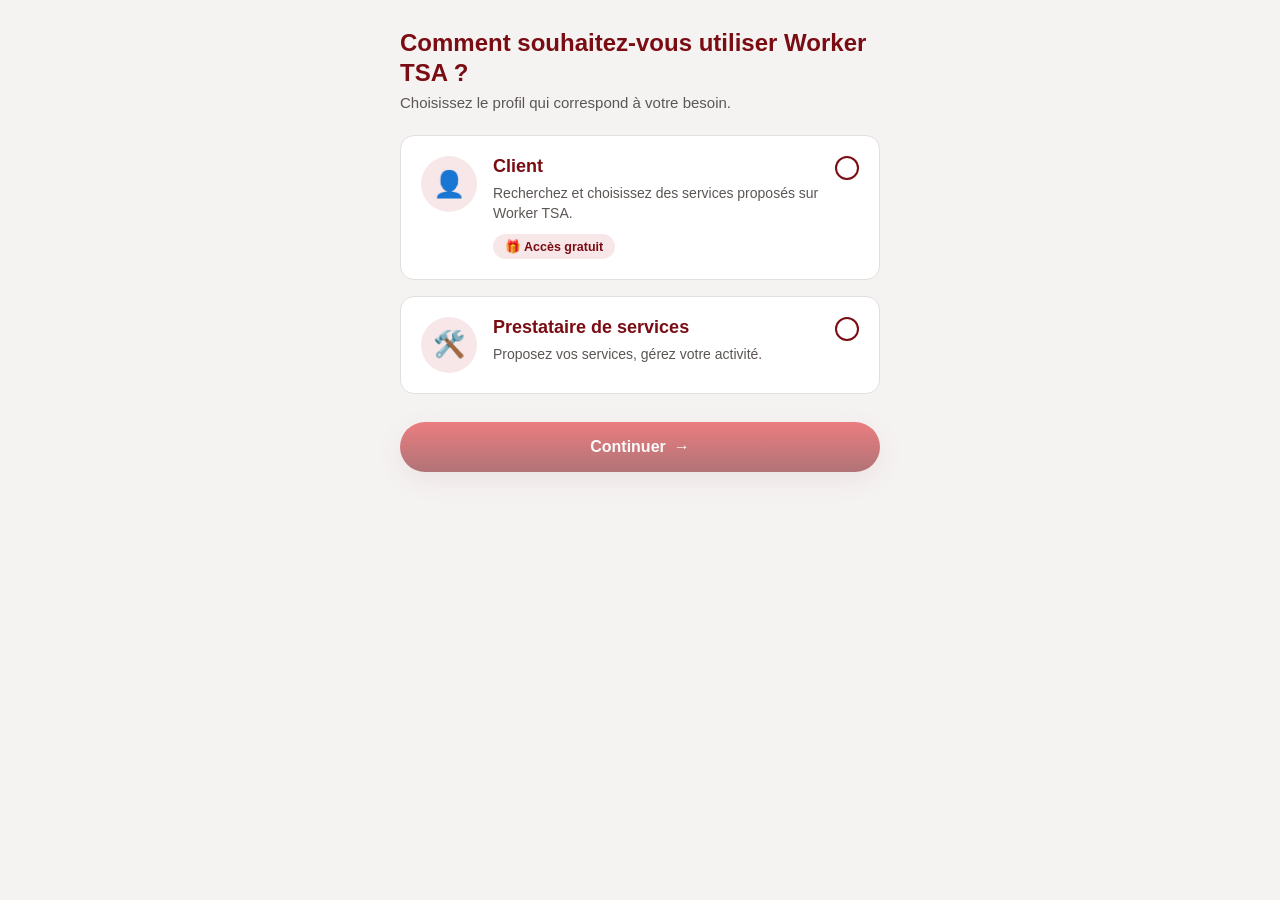
<file: page3-choix-profil.html>
<!DOCTYPE html>
<html lang="fr">
<head>
<meta charset="UTF-8">
<meta name="viewport" content="width=device-width, initial-scale=1.0, maximum-scale=1.0, user-scalable=no">
<title>Worker TSA — Choisir un profil</title>
<link rel="stylesheet" href="style.css">
</head>
<body>

<div class="page">
  <div class="page-header">
    <h1>Comment souhaitez-vous utiliser Worker TSA ?</h1>
    <p>Choisissez le profil qui correspond à votre besoin.</p>
  </div>

  <div class="profile-options" role="radiogroup" aria-label="Choix du profil">

    <div class="profile-card" data-profile="client" tabindex="0">
      <input type="radio" name="profile" value="client" id="profileClient">
      <div class="profile-icon">👤</div>
      <div class="profile-body">
        <h3>Client</h3>
        <p>Recherchez et choisissez des services proposés sur Worker TSA.</p>
        <span class="badge-free">🎁 Accès gratuit</span>
      </div>
      <span class="radio-dot"></span>
    </div>

    <div class="profile-card" data-profile="prestataire" tabindex="0">
      <input type="radio" name="profile" value="prestataire" id="profilePrestataire">
      <div class="profile-icon">🛠️</div>
      <div class="profile-body">
        <h3>Prestataire de services</h3>
        <p>Proposez vos services, gérez votre activité.</p>
      </div>
      <span class="radio-dot"></span>
    </div>

  </div>

  <button type="button" class="btn-primary" id="continueProfileBtn" disabled style="width:100%;">
    Continuer <span class="arrow">→</span>
  </button>
</div>

<script src="main.js"></script>
</body>
</html>
</file>
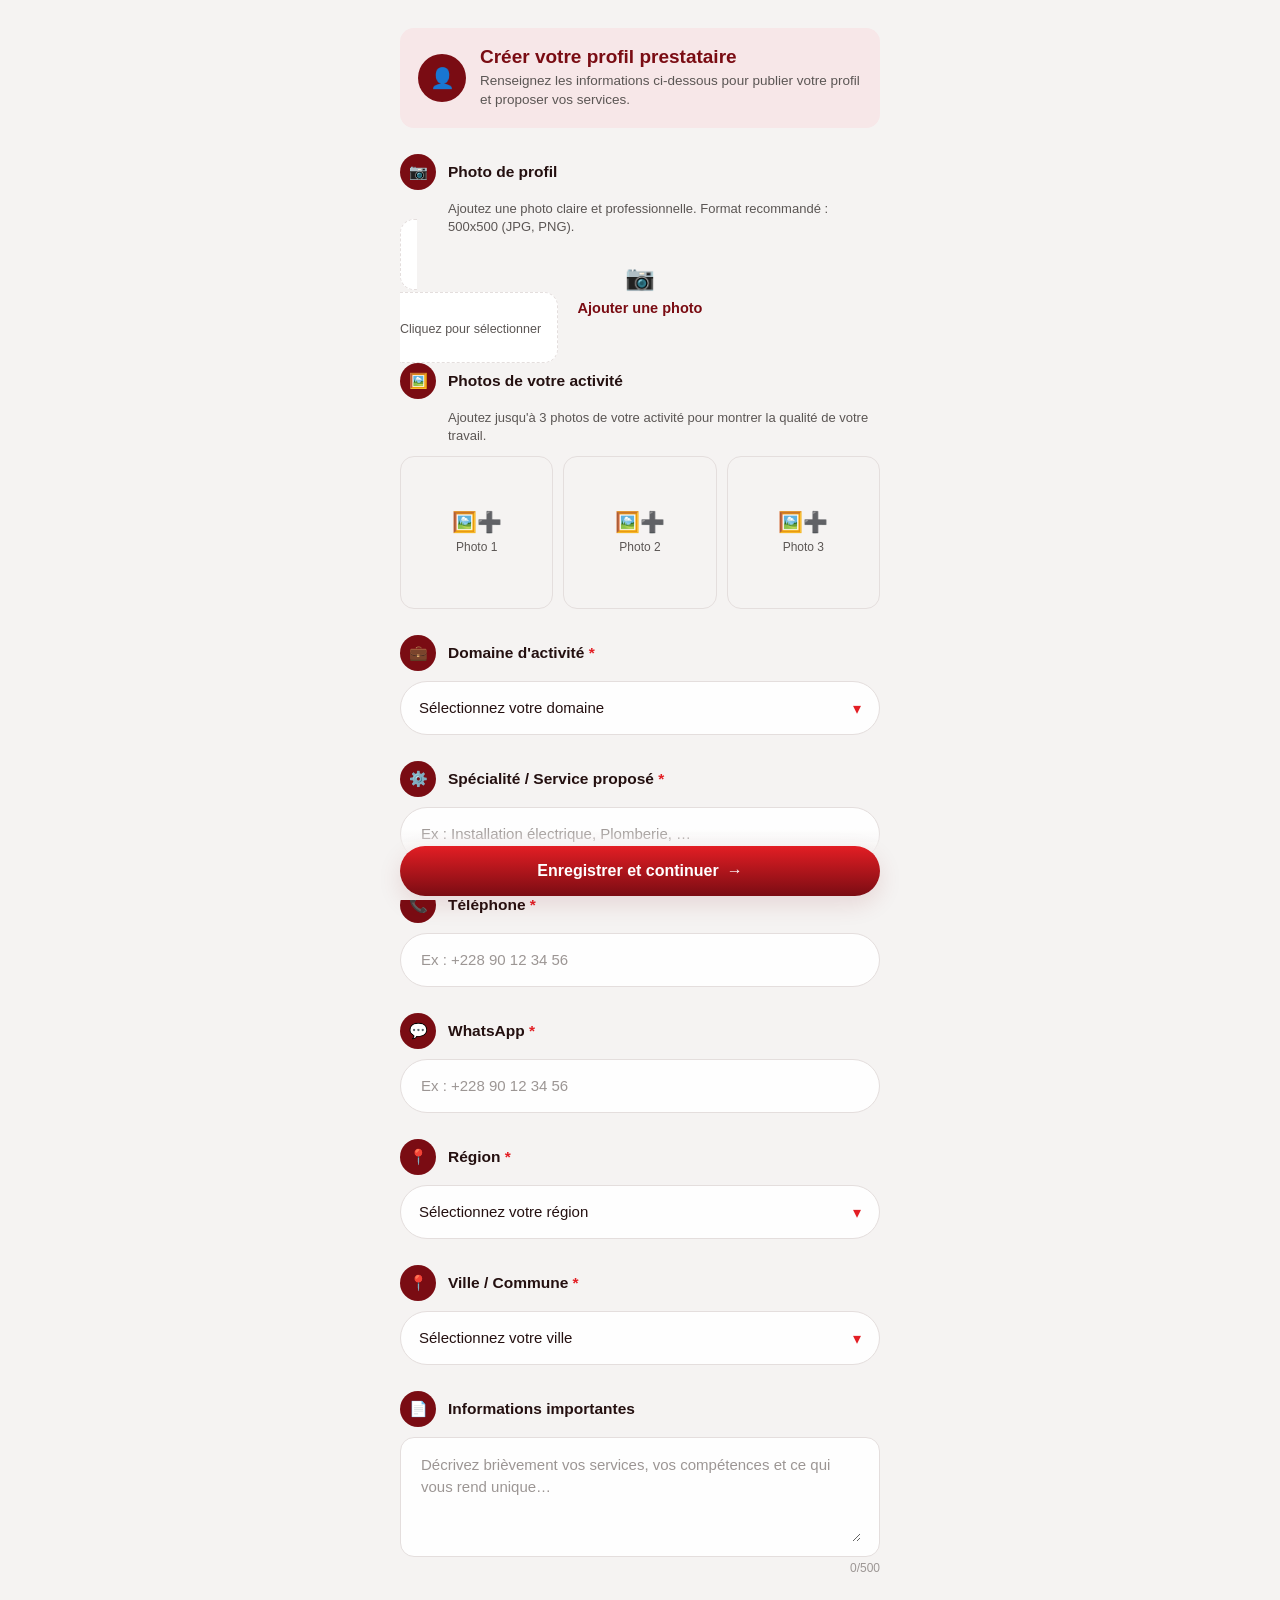
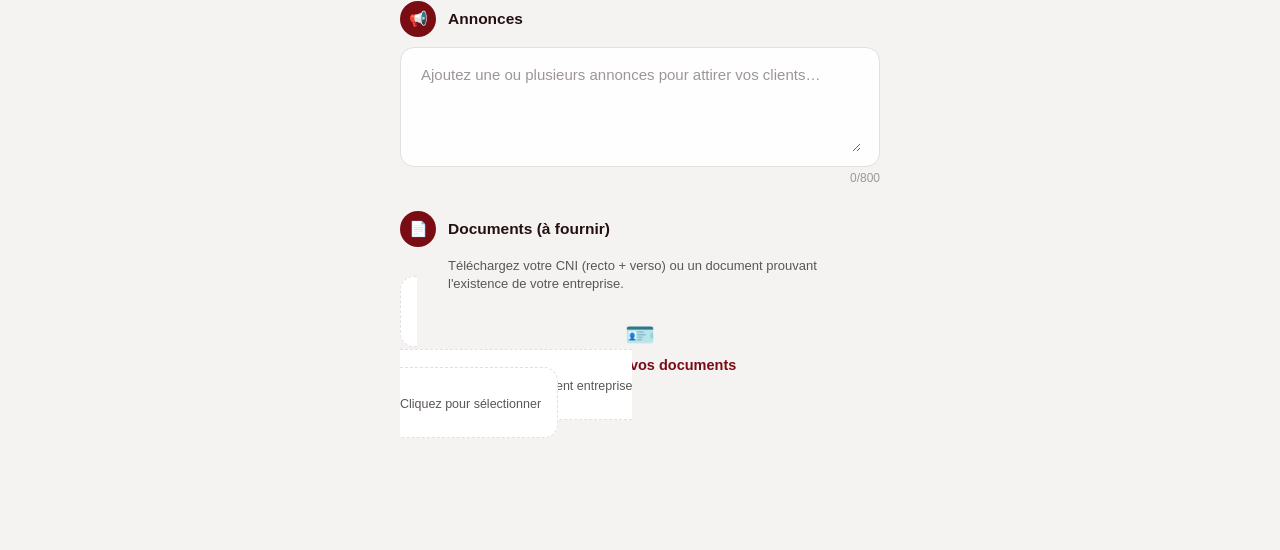
<file: page4-profil-prestataire.html>
<!DOCTYPE html>
<html lang="fr">
<head>
<meta charset="UTF-8">
<meta name="viewport" content="width=device-width, initial-scale=1.0, maximum-scale=1.0, user-scalable=no">
<title>Worker TSA — Créer votre profil prestataire</title>
<link rel="stylesheet" href="style.css">
</head>
<body>

<div class="page">

  <div class="form-intro">
    <div class="form-intro-icon">👤</div>
    <div>
      <h2>Créer votre profil prestataire</h2>
      <p>Renseignez les informations ci-dessous pour publier votre profil et proposer vos services.</p>
    </div>
  </div>

  <form id="prestataireForm" novalidate>

    <!-- Photo de profil -->
    <div class="form-section">
      <div class="form-section-label">
        <span class="form-section-icon">📷</span>
        <h4>Photo de profil</h4>
      </div>
      <p class="form-section-hint">Ajoutez une photo claire et professionnelle. Format recommandé : 500x500 (JPG, PNG).</p>
      <label class="upload-box" data-upload for="photoProfil">
        <div class="upload-icon">📷</div>
        <strong>Ajouter une photo</strong>
        <small>Cliquez pour sélectionner</small>
        <input type="file" id="photoProfil" name="photoProfil" accept="image/*" hidden>
      </label>
    </div>

    <!-- Photos d'activité -->
    <div class="form-section">
      <div class="form-section-label">
        <span class="form-section-icon">🖼️</span>
        <h4>Photos de votre activité</h4>
      </div>
      <p class="form-section-hint">Ajoutez jusqu'à 3 photos de votre activité pour montrer la qualité de votre travail.</p>
      <div class="photo-grid">
        <label class="photo-slot" data-upload for="photoActivite1">
          <span class="plus-icon">🖼️➕</span>
          <span>Photo 1</span>
          <input type="file" id="photoActivite1" name="photoActivite1" accept="image/*" hidden>
        </label>
        <label class="photo-slot" data-upload for="photoActivite2">
          <span class="plus-icon">🖼️➕</span>
          <span>Photo 2</span>
          <input type="file" id="photoActivite2" name="photoActivite2" accept="image/*" hidden>
        </label>
        <label class="photo-slot" data-upload for="photoActivite3">
          <span class="plus-icon">🖼️➕</span>
          <span>Photo 3</span>
          <input type="file" id="photoActivite3" name="photoActivite3" accept="image/*" hidden>
        </label>
      </div>
    </div>

    <!-- Domaine d'activité -->
    <div class="form-section">
      <div class="form-section-label">
        <span class="form-section-icon">💼</span>
        <h4>Domaine d'activité <span class="req">*</span></h4>
      </div>
      <div class="field field-select">
        <select id="domaineActivite" name="domaineActivite" required>
          <option value="" selected disabled>Sélectionnez votre domaine</option>
          <option value="batiment">Bâtiment &amp; Construction</option>
          <option value="electricite">Électricité</option>
          <option value="plomberie">Plomberie</option>
          <option value="menage">Ménage &amp; Entretien</option>
          <option value="beaute">Beauté &amp; Bien-être</option>
          <option value="informatique">Informatique &amp; Réparation</option>
          <option value="transport">Transport &amp; Livraison</option>
          <option value="autre">Autre</option>
        </select>
      </div>
    </div>

    <!-- Spécialité -->
    <div class="form-section">
      <div class="form-section-label">
        <span class="form-section-icon">⚙️</span>
        <h4>Spécialité / Service proposé <span class="req">*</span></h4>
      </div>
      <div class="field">
        <input type="text" id="specialite" name="specialite" placeholder="Ex : Installation électrique, Plomberie, …" required>
      </div>
    </div>

    <!-- Téléphone -->
    <div class="form-section">
      <div class="form-section-label">
        <span class="form-section-icon">📞</span>
        <h4>Téléphone <span class="req">*</span></h4>
      </div>
      <div class="field">
        <input type="tel" id="telephone" name="telephone" placeholder="Ex : +228 90 12 34 56" required>
      </div>
    </div>

    <!-- WhatsApp -->
    <div class="form-section">
      <div class="form-section-label">
        <span class="form-section-icon">💬</span>
        <h4>WhatsApp <span class="req">*</span></h4>
      </div>
      <div class="field">
        <input type="tel" id="whatsapp" name="whatsapp" placeholder="Ex : +228 90 12 34 56" required>
      </div>
    </div>

    <!-- Région -->
    <div class="form-section">
      <div class="form-section-label">
        <span class="form-section-icon">📍</span>
        <h4>Région <span class="req">*</span></h4>
      </div>
      <div class="field field-select">
        <select id="region" name="region" required>
          <option value="" selected disabled>Sélectionnez votre région</option>
          <option value="maritime">Maritime</option>
          <option value="plateaux">Plateaux</option>
          <option value="centrale">Centrale</option>
          <option value="kara">Kara</option>
          <option value="savanes">Savanes</option>
        </select>
      </div>
    </div>

    <!-- Ville / Commune -->
    <div class="form-section">
      <div class="form-section-label">
        <span class="form-section-icon">📍</span>
        <h4>Ville / Commune <span class="req">*</span></h4>
      </div>
      <div class="field field-select">
        <select id="ville" name="ville" required>
          <option value="" selected disabled>Sélectionnez votre ville</option>
          <option value="lome">Lomé</option>
          <option value="sokode">Sokodé</option>
          <option value="kara">Kara</option>
          <option value="kpalime">Kpalimé</option>
          <option value="atakpame">Atakpamé</option>
        </select>
      </div>
    </div>

    <!-- Informations importantes -->
    <div class="form-section">
      <div class="form-section-label">
        <span class="form-section-icon">📄</span>
        <h4>Informations importantes</h4>
      </div>
      <div class="field field-textarea">
        <textarea id="infosImportantes" name="infosImportantes" maxlength="500" placeholder="Décrivez brièvement vos services, vos compétences et ce qui vous rend unique…"></textarea>
      </div>
      <div class="char-count" data-count-for="infosImportantes">0/500</div>
    </div>

    <!-- Annonces -->
    <div class="form-section">
      <div class="form-section-label">
        <span class="form-section-icon">📢</span>
        <h4>Annonces</h4>
      </div>
      <div class="field field-textarea">
        <textarea id="annonces" name="annonces" maxlength="800" placeholder="Ajoutez une ou plusieurs annonces pour attirer vos clients…"></textarea>
      </div>
      <div class="char-count" data-count-for="annonces">0/800</div>
    </div>

    <!-- Documents -->
    <div class="form-section">
      <div class="form-section-label">
        <span class="form-section-icon">📄</span>
        <h4>Documents (à fournir)</h4>
      </div>
      <p class="form-section-hint">Téléchargez votre CNI (recto + verso) ou un document prouvant l'existence de votre entreprise.</p>
      <label class="upload-box" data-upload for="documents">
        <div class="upload-icon">🪪</div>
        <strong>Télécharger vos documents</strong>
        <small>CNI recto + verso ou document entreprise<br>Cliquez pour sélectionner</small>
        <input type="file" id="documents" name="documents" accept="image/*,application/pdf" multiple hidden>
      </label>
    </div>

    <div class="sticky-submit">
      <button type="submit" class="btn-primary" style="width:100%;">
        Enregistrer et continuer <span class="arrow">→</span>
      </button>
    </div>

  </form>
</div>

<script src="main.js"></script>
</body>
</html>
</file>
<file: style.css>
/* ==========================================================================
   Worker TSA — Feuille de style partagée
   ========================================================================== */

:root {
  --rouge: #E31E24;
  --rouge-vif: #C8102E;
  --rouge-fonce: #7A0C13;
  --rouge-pale: #F7E7E8;
  --blanc: #FFFFFF;
  --gris-fond: #F5F3F2;
  --gris-bordure: #E4DEDD;
  --gris-texte: #5B5654;
  --gris-placeholder: #9C9694;
  --noir-texte: #241010;

  --rayon: 14px;
  --rayon-pilule: 999px;
  --ombre: 0 8px 24px rgba(122, 12, 19, 0.12);

  --font: -apple-system, BlinkMacSystemFont, "Segoe UI", Roboto, Helvetica, Arial, sans-serif;
}

* { box-sizing: border-box; }

html, body {
  margin: 0;
  padding: 0;
  font-family: var(--font);
  color: var(--noir-texte);
  background: var(--gris-fond);
  -webkit-font-smoothing: antialiased;
}

img { max-width: 100%; display: block; }

button, input, textarea, select {
  font-family: inherit;
  font-size: inherit;
}

a { color: var(--rouge); text-decoration: none; }

/* ---------- Marque / logo ---------- */
.brand {
  display: flex;
  flex-direction: column;
  align-items: center;
  gap: 4px;
  margin-bottom: 22px;
}

.brand-logo {
  width: 96px;
  height: 96px;
  border-radius: 22px;
  box-shadow: var(--ombre);
  margin-bottom: 8px;
}

.brand-name {
  font-size: 30px;
  font-weight: 800;
  margin: 0;
  letter-spacing: -0.5px;
}

.brand-name .w { color: var(--blanc); text-shadow: 0 1px 4px rgba(0,0,0,0.25); }
.brand-name .r { color: var(--rouge); }

.brand-underline {
  width: 90px;
  height: 4px;
  border-radius: var(--rayon-pilule);
  background: var(--rouge);
  margin-top: 4px;
}

/* ---------- Écran d'authentification (fond photo) ---------- */
.auth-screen {
  position: relative;
  min-height: 100dvh;
  width: 100%;
  background-size: cover;
  background-position: center;
  background-repeat: no-repeat;
  display: flex;
  align-items: flex-end;
  padding: 6vh 20px 0;
}

.auth-overlay {
  position: absolute;
  inset: 0;
  background: linear-gradient(to bottom, rgba(15,5,5,0.15) 0%, rgba(15,5,5,0.05) 40%, rgba(255,255,255,0.97) 78%);
}

.auth-content {
  position: relative;
  z-index: 2;
  width: 100%;
  max-width: 460px;
  margin: 0 auto;
  padding-top: 4vh;
}

.auth-card {
  background: transparent;
  padding-bottom: 28px;
}

.auth-title {
  font-size: 26px;
  font-weight: 800;
  color: var(--rouge-fonce);
  margin: 0 0 4px;
}

.auth-subtitle {
  color: var(--gris-texte);
  margin: 0 0 20px;
  font-size: 15px;
  line-height: 1.4;
}

.auth-footer {
  text-align: center;
  color: var(--gris-texte);
  font-size: 14px;
  margin-top: 18px;
}

.link-strong {
  color: var(--rouge);
  font-weight: 700;
}

.link-inline {
  color: var(--rouge);
  font-size: 14px;
  font-weight: 600;
}

/* ---------- Champs de formulaire ---------- */
.auth-form {
  display: flex;
  flex-direction: column;
  gap: 14px;
}

.field {
  position: relative;
  display: flex;
  align-items: center;
  background: rgba(255,255,255,0.92);
  border: 1.5px solid var(--gris-bordure);
  border-radius: var(--rayon-pilule);
  padding: 4px 18px;
  min-height: 54px;
}

.field-icon {
  font-size: 16px;
  margin-right: 12px;
  color: var(--rouge);
  flex-shrink: 0;
}

.field input,
.field textarea,
.field select {
  border: none;
  background: transparent;
  outline: none;
  width: 100%;
  font-size: 15px;
  color: var(--noir-texte);
}

.field input::placeholder,
.field textarea::placeholder { color: var(--gris-placeholder); }

.field-toggle {
  background: none;
  border: none;
  cursor: pointer;
  font-size: 16px;
  color: var(--rouge);
  padding: 4px;
  flex-shrink: 0;
}

.field-row {
  display: flex;
  align-items: center;
  justify-content: space-between;
  flex-wrap: wrap;
  gap: 8px;
  font-size: 13.5px;
}

.checkbox {
  display: flex;
  align-items: center;
  gap: 8px;
  cursor: pointer;
  color: var(--gris-texte);
}

.checkbox input { display: none; }

.checkbox-box {
  width: 18px;
  height: 18px;
  border: 1.5px solid var(--rouge);
  border-radius: 4px;
  display: inline-block;
  position: relative;
}

.checkbox input:checked + .checkbox-box {
  background: var(--rouge);
}

.checkbox input:checked + .checkbox-box::after {
  content: "";
  position: absolute;
  left: 5px;
  top: 1px;
  width: 4px;
  height: 9px;
  border: solid white;
  border-width: 0 2px 2px 0;
  transform: rotate(45deg);
}

/* ---------- Boutons ---------- */
.btn-primary {
  background: linear-gradient(180deg, var(--rouge) 0%, var(--rouge-fonce) 100%);
  color: var(--blanc);
  border: none;
  border-radius: var(--rayon-pilule);
  padding: 16px 20px;
  font-size: 16px;
  font-weight: 700;
  display: flex;
  align-items: center;
  justify-content: center;
  gap: 8px;
  cursor: pointer;
  box-shadow: var(--ombre);
  transition: transform 0.15s ease, box-shadow 0.15s ease;
}

.btn-primary:active { transform: scale(0.98); }

.btn-primary:disabled {
  opacity: 0.55;
  cursor: not-allowed;
}

.btn-outline {
  background: rgba(255,255,255,0.9);
  color: var(--rouge);
  border: 1.5px solid var(--rouge);
  border-radius: var(--rayon-pilule);
  padding: 15px 20px;
  font-size: 15px;
  font-weight: 600;
  display: flex;
  align-items: center;
  justify-content: center;
  gap: 8px;
  cursor: pointer;
}

.arrow { display: inline-block; transition: transform 0.15s ease; }
.btn-primary:hover .arrow,
.btn-outline:hover .arrow,
.link-strong:hover .arrow { transform: translateX(3px); }

.divider {
  display: flex;
  align-items: center;
  text-align: center;
  color: var(--gris-placeholder);
  font-size: 12px;
  margin: 4px 0;
}

.divider::before,
.divider::after {
  content: "";
  flex: 1;
  height: 1px;
  background: var(--gris-bordure);
}

.divider span { padding: 0 12px; }

/* ---------- Pages claires (choix profil, formulaires) ---------- */
.page {
  min-height: 100dvh;
  width: 100%;
  max-width: 520px;
  margin: 0 auto;
  padding: 28px 20px 40px;
}

.page-header h1 {
  font-size: 24px;
  font-weight: 800;
  color: var(--rouge-fonce);
  margin: 0 0 6px;
  line-height: 1.25;
}

.page-header p {
  color: var(--gris-texte);
  margin: 0 0 24px;
  font-size: 15px;
}

/* ---------- Cartes de sélection de profil ---------- */
.profile-options {
  display: flex;
  flex-direction: column;
  gap: 16px;
  margin-bottom: 28px;
}

.profile-card {
  position: relative;
  display: flex;
  align-items: flex-start;
  gap: 16px;
  border: 1.5px solid var(--gris-bordure);
  border-radius: var(--rayon);
  padding: 20px;
  background: var(--blanc);
  cursor: pointer;
  transition: border-color 0.15s ease, box-shadow 0.15s ease;
}

.profile-card:hover { box-shadow: var(--ombre); }

.profile-card.selected {
  border-color: var(--rouge);
  box-shadow: var(--ombre);
}

.profile-icon {
  width: 56px;
  height: 56px;
  border-radius: 50%;
  background: var(--rouge-pale);
  display: flex;
  align-items: center;
  justify-content: center;
  font-size: 26px;
  flex-shrink: 0;
}

.profile-body { flex: 1; }

.profile-body h3 {
  margin: 0 0 6px;
  font-size: 18px;
  font-weight: 800;
  color: var(--rouge-fonce);
}

.profile-body p {
  margin: 0;
  color: var(--gris-texte);
  font-size: 14px;
  line-height: 1.45;
}

.badge-free {
  display: inline-flex;
  align-items: center;
  gap: 6px;
  margin-top: 10px;
  padding: 5px 12px;
  background: var(--rouge-pale);
  color: var(--rouge-fonce);
  font-size: 12.5px;
  font-weight: 700;
  border-radius: var(--rayon-pilule);
}

.radio-dot {
  width: 24px;
  height: 24px;
  border-radius: 50%;
  border: 2px solid var(--rouge-fonce);
  flex-shrink: 0;
  position: relative;
}

.profile-card.selected .radio-dot::after {
  content: "";
  position: absolute;
  inset: 4px;
  border-radius: 50%;
  background: var(--rouge-fonce);
}

.profile-card input[type="radio"] {
  position: absolute;
  opacity: 0;
  pointer-events: none;
}

/* ---------- Formulaire long (scrollable) ---------- */
.form-intro {
  display: flex;
  gap: 14px;
  align-items: center;
  background: var(--rouge-pale);
  border-radius: var(--rayon);
  padding: 18px;
  margin-bottom: 26px;
}

.form-intro-icon {
  width: 48px;
  height: 48px;
  border-radius: 50%;
  background: var(--rouge-fonce);
  color: var(--blanc);
  display: flex;
  align-items: center;
  justify-content: center;
  font-size: 20px;
  flex-shrink: 0;
}

.form-intro h2 {
  margin: 0 0 4px;
  font-size: 19px;
  font-weight: 800;
  color: var(--rouge-fonce);
}

.form-intro p {
  margin: 0;
  font-size: 13.5px;
  color: var(--gris-texte);
  line-height: 1.4;
}

.form-section {
  margin-bottom: 26px;
}

.form-section-label {
  display: flex;
  align-items: center;
  gap: 12px;
  margin-bottom: 10px;
}

.form-section-icon {
  width: 36px;
  height: 36px;
  border-radius: 50%;
  background: var(--rouge-fonce);
  color: var(--blanc);
  display: flex;
  align-items: center;
  justify-content: center;
  font-size: 15px;
  flex-shrink: 0;
}

.form-section-label h4 {
  margin: 0;
  font-size: 15.5px;
  font-weight: 700;
  color: var(--noir-texte);
}

.form-section-label .req { color: var(--rouge); }

.form-section-hint {
  margin: 0 0 10px 48px;
  font-size: 13px;
  color: var(--gris-texte);
  line-height: 1.4;
}

.upload-box {
  border: 1.5px dashed var(--gris-bordure);
  border-radius: var(--rayon);
  background: var(--blanc);
  padding: 26px 16px;
  text-align: center;
  cursor: pointer;
  color: var(--gris-texte);
}

.upload-box:hover { border-color: var(--rouge); }

.upload-box .upload-icon { font-size: 24px; margin-bottom: 8px; }
.upload-box strong { display: block; color: var(--rouge-fonce); font-size: 14.5px; margin-bottom: 3px; }
.upload-box small { font-size: 12.5px; }

.photo-grid {
  display: grid;
  grid-template-columns: repeat(3, 1fr);
  gap: 10px;
}

.photo-slot {
  aspect-ratio: 1;
  border-radius: var(--rayon);
  background: var(--gris-fond);
  border: 1.5px solid var(--gris-bordure);
  display: flex;
  flex-direction: column;
  align-items: center;
  justify-content: center;
  gap: 6px;
  cursor: pointer;
  color: var(--gris-texte);
  font-size: 12px;
  overflow: hidden;
  position: relative;
}

.photo-slot img { width: 100%; height: 100%; object-fit: cover; position: absolute; inset: 0; }
.photo-slot .plus-icon { font-size: 20px; }

.field-select {
  position: relative;
}

.field-select select {
  appearance: none;
  -webkit-appearance: none;
  padding-right: 24px;
}

.field-select::after {
  content: "▾";
  position: absolute;
  right: 18px;
  top: 50%;
  transform: translateY(-50%);
  color: var(--rouge);
  pointer-events: none;
}

.field-textarea {
  border-radius: var(--rayon);
  align-items: flex-start;
  padding: 14px 18px;
}

.field-textarea textarea {
  resize: vertical;
  min-height: 90px;
  line-height: 1.5;
}

.char-count {
  text-align: right;
  font-size: 12px;
  color: var(--gris-placeholder);
  margin-top: 4px;
}

.sticky-submit {
  position: sticky;
  bottom: 0;
  background: linear-gradient(to top, var(--gris-fond) 60%, rgba(245,243,242,0));
  padding: 18px 0 4px;
  margin-top: 10px;
}

/* ---------- Responsive ---------- */
@media (min-width: 600px) {
  .auth-content { padding-top: 6vh; }
}
</file>
